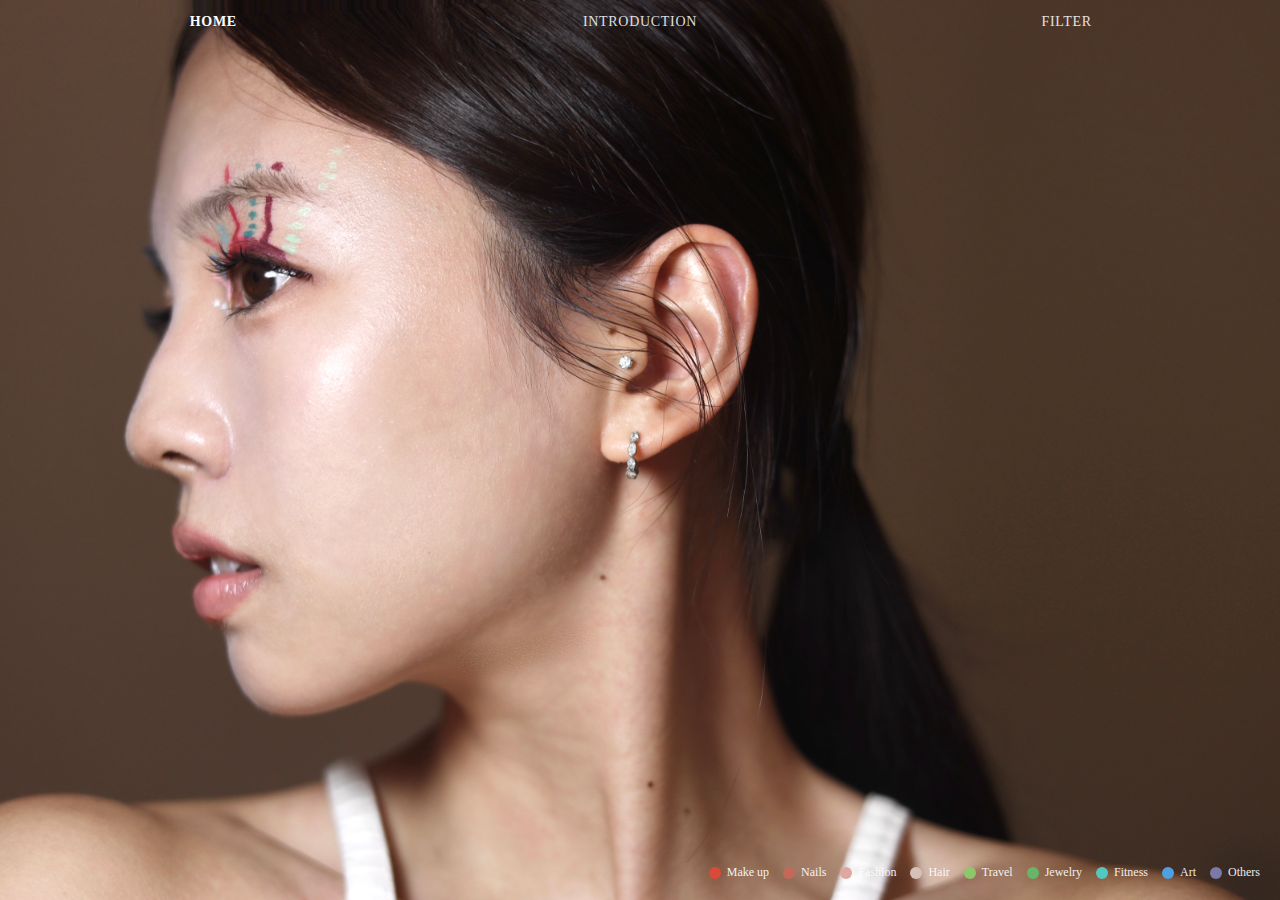
<file: index.html>
<!DOCTYPE html>
<html lang="zh">
<head>
  <meta charset="UTF-8" />
  <meta name="viewport" content="width=device-width, initial-scale=1" />
  <title>Home · Image Slider</title>
  <link rel="stylesheet" href="index.css" />
</head>
<body>
  <!-- 顶部导航：白字，居中平均分 -->
  <nav class="nav">
    <a href="index.html" aria-current="page">Home</a>
    <a href="introduction.html">Introduction</a>
    <a href="filter.html">Filter</a>
  </nav>

  <main class="page">
    <!-- 主视觉：全屏图 -->
    <div id="slider">
      <div class="slide"></div>
      <div class="slide"></div>

      <!-- 颜色图例：右下角横排 -->
      <div class="legend" aria-label="topic legend">
        <div class="legend-item"><span class="dot" style="--c:#D94A3B"></span><span class="label">Make up</span></div>
        <div class="legend-item"><span class="dot" style="--c:#C4685A"></span><span class="label">Nails</span></div>
        <div class="legend-item"><span class="dot" style="--c:#E0A7A1"></span><span class="label">Fashion</span></div>
        <div class="legend-item"><span class="dot" style="--c:#D6C0B7"></span><span class="label">Hair</span></div>
        <div class="legend-item"><span class="dot" style="--c:#8EC66B"></span><span class="label">Travel</span></div>
        <div class="legend-item"><span class="dot" style="--c:#66B66A"></span><span class="label">Jewelry</span></div>
        <div class="legend-item"><span class="dot" style="--c:#53C7C0"></span><span class="label">Fitness</span></div>
        <div class="legend-item"><span class="dot" style="--c:#4FA0E0"></span><span class="label">Art</span></div>
        <div class="legend-item"><span class="dot" style="--c:#7C78A8"></span><span class="label">Others</span></div>
      </div>
    </div>
  </main>

  <script>
    const images = [
      "makeup_img/1.jpg",
      "makeup_img/2.jpg",
      "makeup_img/3.jpg",
      "makeup_img/4.jpg",
      "makeup_img/5.jpg"
    ];

    const slides = document.querySelectorAll(".slide");
    let currentIndex = 0;
    let topIndex = 0;

    // 初始化第一张
    slides[0].style.backgroundImage = `url(${images[0]})`;
    slides[0].style.opacity = 1;

    document.addEventListener("mousemove", (e) => {
      const ratio = e.clientX / window.innerWidth;
      const newIndex = Math.floor(ratio * images.length);
      const boundedIndex = Math.min(images.length - 1, newIndex);

      if (boundedIndex !== currentIndex) {
        currentIndex = boundedIndex;
        topIndex = 1 - topIndex;
        const topSlide = slides[topIndex];
        const bottomSlide = slides[1 - topIndex];

        topSlide.style.backgroundImage = `url(${images[currentIndex]})`;
        topSlide.style.opacity = 1;
        bottomSlide.style.opacity = 0;
      }
    });
  </script>
</body>
</html>
</file>
<file: index.css>
/* ===== Base ===== */
*{ box-sizing: border-box; }
html, body{
  margin:0; padding:0; height:100%;
}
body{
  background:#000; color:#fff;
  font-family: Georgia, "Times New Roman", Times, serif;
  overflow:hidden; /* 避免滚动条 */
}

/* ===== 顶部导航 ===== */
.nav{
  position:absolute; top:0; left:0; right:0;
  height:44px;
  display:grid;
  grid-template-columns: repeat(3, 1fr);
  align-items:center;
  text-align:center;
  z-index:20;
}
.nav a{
  font-size:14px; letter-spacing:.05em;
  text-transform: uppercase;
  text-decoration:none;
  color:#fff;
  opacity:0.85;
}
.nav a[aria-current="page"]{ font-weight:700; opacity:1; }

/* ===== 主图全屏 ===== */
#slider{
  width:100vw; height:100vh;
  position:relative;
  overflow:hidden;
}
.slide{
  position:absolute; inset:0;
  background-size:cover;
  background-position:center;
  opacity:0;
  transition: opacity .6s ease-in-out;
}

/* ===== Legend 右下角横排 ===== */
.legend{
  position:absolute; bottom:20px; right:20px;
  display:flex; gap:14px;
  flex-wrap:wrap;
  z-index:30;
}
.legend-item{ display:flex; align-items:center; gap:6px; }
.dot{
  --c:#ccc;
  width:12px; height:12px; border-radius:50%;
  background:var(--c);
}
.label{
  font-size:12px;
  color:#fff;
  opacity:0.9;
}
</file>
